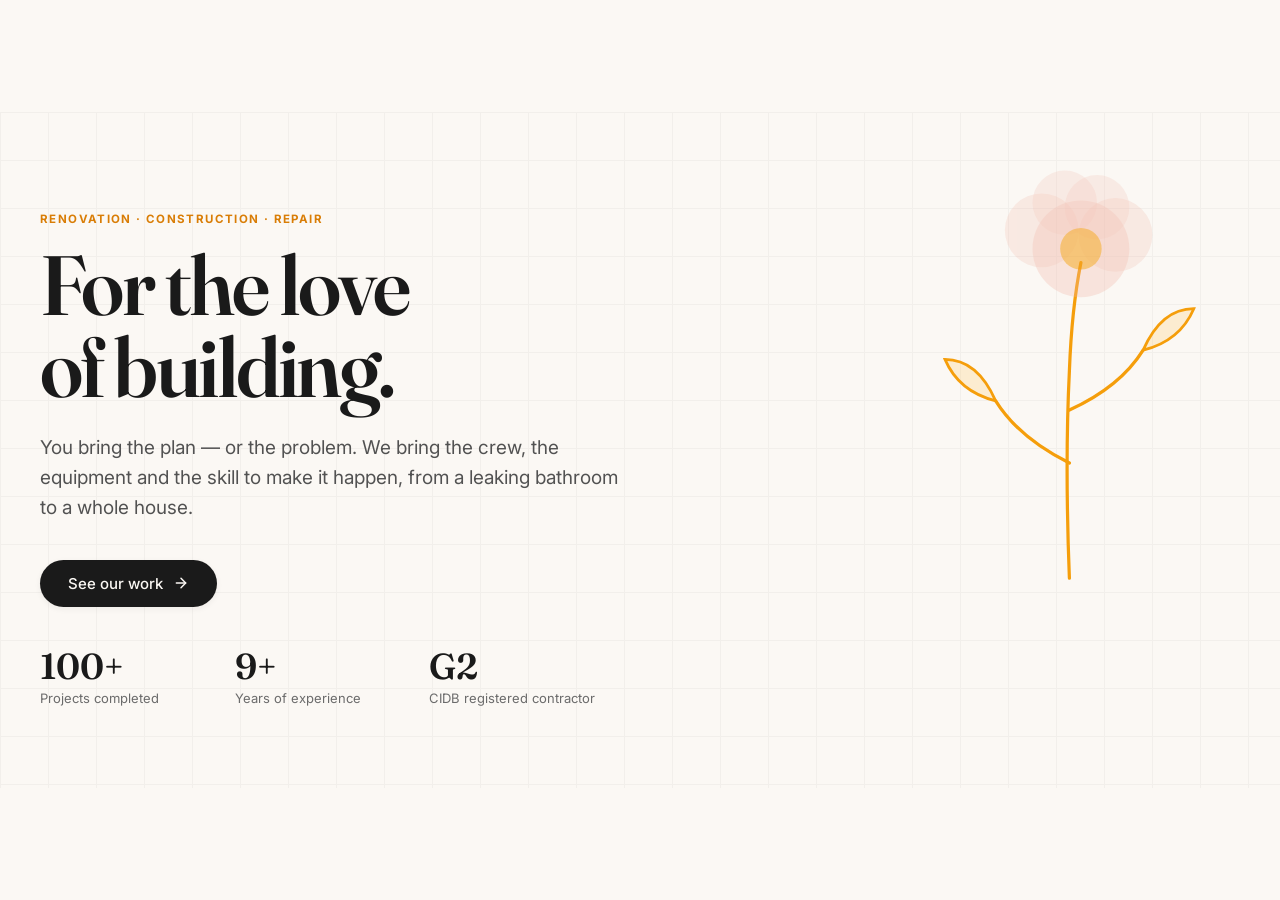
<file: public/prototypes/hero-flower-animation.html>
<!DOCTYPE html>
<html lang="en">
<head>
  <meta charset="UTF-8" />
  <meta name="viewport" content="width=device-width, initial-scale=1.0" />
  <title>Hero Section with Flower Animation</title>
  <link rel="preconnect" href="https://fonts.googleapis.com" />
  <link rel="preconnect" href="https://fonts.gstatic.com" crossorigin />
  <link href="https://fonts.googleapis.com/css2?family=Fraunces:opsz,wght@9..144,500;9..144,600;9..144,700&family=Inter:wght@400;500;600;700&display=swap" rel="stylesheet" />
  <style>
    :root {
      --cream-50: #FBF8F4;
      --cream-100: #F7F2EB;
      --cream-300: #E4D6C0;
      --ink-900: #1A1A1A;
      --ink-600: #525252;
      --ink-500: #6B6B6B;
      --marigold-400: #FFB52E;
      --marigold-500: #F59E0B;
      --marigold-600: #D97D06;
      --blush-petal: #F0B7A8;
    }

    * {
      box-sizing: border-box;
      margin: 0;
      padding: 0;
    }

    body {
      background-color: var(--cream-50);
      color: var(--ink-900);
      font-family: 'Inter', system-ui, sans-serif;
      min-height: 100vh;
      overflow-x: hidden;
      display: flex;
      flex-direction: column;
      justify-content: center;
    }

    .hero {
      position: relative;
      overflow: hidden;
      padding: 100px 24px 80px;
      width: 100%;
    }

    /* Blueprint grid background */
    .hero::before {
      content: '';
      position: absolute;
      inset: 0;
      background-image: 
        linear-gradient(to right, #2B2B2B 1px, transparent 1px),
        linear-gradient(to bottom, #2B2B2B 1px, transparent 1px);
      background-size: 48px 48px;
      opacity: 0.04;
      pointer-events: none;
    }

    .container {
      position: relative;
      max-width: 1200px;
      margin: 0 auto;
      z-index: 10;
    }

    .content {
      max-width: 780px;
    }

    .eyebrow {
      font-size: 11.5px;
      font-weight: 700;
      letter-spacing: 0.12em;
      text-transform: uppercase;
      color: var(--marigold-600);
      animation: fadeIn 0.8s ease-out forwards;
    }

    .headline {
      margin-top: 18px;
      font-family: 'Fraunces', Georgia, serif;
      font-size: clamp(44px, 7vw, 84px);
      font-weight: 600;
      line-height: 0.98;
      letter-spacing: -0.03em;
      color: var(--ink-900);
      animation: fadeUp 0.9s cubic-bezier(0.16, 1, 0.3, 1) forwards;
    }

    .subhead {
      margin-top: 24px;
      max-width: 580px;
      font-size: clamp(16px, 2vw, 19px);
      line-height: 1.6;
      color: var(--ink-600);
      animation: fadeUp 1s cubic-bezier(0.16, 1, 0.3, 1) 0.15s both;
    }

    .cta-row {
      margin-top: 36px;
      animation: fadeUp 1s cubic-bezier(0.16, 1, 0.3, 1) 0.25s both;
    }

    .btn {
      display: inline-flex;
      align-items: center;
      gap: 10px;
      background-color: var(--ink-900);
      color: var(--cream-50);
      text-decoration: none;
      padding: 14px 28px;
      border-radius: 999px;
      font-size: 15px;
      font-weight: 500;
      transition: all 0.3s ease;
      box-shadow: 0 2px 6px rgba(26,26,26,0.06);
    }

    .btn:hover {
      background-color: #2e2e2e;
      transform: translateY(-2px);
      box-shadow: 0 8px 20px rgba(26,26,26,0.12);
    }

    .btn svg {
      transition: transform 0.3s ease;
    }

    .btn:hover svg {
      transform: translateX(4px);
    }

    
.trust-strip {
  margin-top: 24px;
  padding-top: 20px;
  border-top: 1px solid rgba(26, 26, 26, 0.12);
  max-width: 560px;
  animation: fadeUp 1.1s cubic-bezier(0.16, 1, 0.3, 1) 0.4s both;
}
.trust-badges {
  display: flex;
  flex-wrap: wrap;
  align-items: center;
  gap: 8px;
}
.trust-badge {
  display: inline-flex;
  align-items: center;
  border-radius: 9999px;
  border: 1px solid rgba(26, 26, 26, 0.15);
  background: rgba(243, 237, 226, 0.8);
  padding: 2px 10px;
  font-size: 11px;
  font-weight: 500;
  color: var(--ink-800, #222);
}
.trust-note {
  margin-top: 8px;
  font-size: 11.5px;
  color: var(--ink-500, #666);
  line-height: 1.4;
}

.stats {
      margin-top: 40px;
      display: grid;
      grid-template-columns: repeat(3, 1fr);
      gap: 24px;
      max-width: 560px;
      animation: fadeUp 1.1s cubic-bezier(0.16, 1, 0.3, 1) 0.35s both;
    }

    .stat-val {
      font-family: 'Fraunces', Georgia, serif;
      font-size: clamp(26px, 3.5vw, 36px);
      font-weight: 600;
      color: var(--ink-900);
      line-height: 1.1;
    }

    .stat-lbl {
      margin-top: 4px;
      font-size: 13px;
      color: var(--ink-500);
      line-height: 1.35;
    }

    /* ===================================================
       FLOWER SVG & ANIMATION SYSTEM
       =================================================== */
    .flower-wrap {
      position: absolute;
      right: -20px;
      top: 40px;
      width: clamp(320px, 36vw, 480px);
      height: clamp(320px, 36vw, 480px);
      pointer-events: none;
      z-index: 5;
    }

    @media (max-width: 900px) {
      .flower-wrap {
        opacity: 0.45;
        right: -60px;
        top: 80px;
      }
    }

    .flower-svg {
      width: 100%;
      height: 100%;
      overflow: visible;
    }

    /* 1. Stem Drawing Animation */
    .stem-path {
      stroke: var(--marigold-500);
      stroke-width: 1.4;
      stroke-linecap: round;
      stroke-linejoin: round;
      fill: none;
      stroke-dasharray: 400;
      stroke-dashoffset: 400;
      animation: drawStem 2s cubic-bezier(0.4, 0, 0.2, 1) forwards 0.2s;
    }

    /* 2. Leaves Growth */
    .leaf {
      fill: var(--marigold-400);
      fill-opacity: 0.18;
      stroke: var(--marigold-500);
      stroke-width: 1.2;
      opacity: 0;
      transform-origin: 100px 120px;
      animation: sproutLeaf 1.2s cubic-bezier(0.16, 1, 0.3, 1) forwards 1s;
    }
    .leaf-2 {
      transform-origin: 100px 105px;
      animation-delay: 1.2s;
    }

    /* 3. Petals Blooming Animation */
    .flower-head {
      transform-origin: 105px 42px;
      animation: bloomPetals 1.8s cubic-bezier(0.16, 1, 0.3, 1) forwards 1.3s,
                 gentleSway 8s ease-in-out infinite alternate 3.1s;
    }

    .petal {
      fill: var(--blush-petal);
      fill-opacity: 0.42;
      transform-origin: 105px 42px;
      transition: fill 0.3s;
    }

    .petal-center {
      fill: var(--marigold-500);
      fill-opacity: 0.65;
    }

    /* Keyframes */
    @keyframes drawStem {
      to {
        stroke-dashoffset: 0;
      }
    }

    @keyframes sproutLeaf {
      0% {
        opacity: 0;
        transform: scale(0.3) rotate(-15deg);
      }
      100% {
        opacity: 1;
        transform: scale(1) rotate(0deg);
      }
    }

    @keyframes bloomPetals {
      0% {
        opacity: 0;
        transform: scale(0.2) rotate(-25deg);
      }
      70% {
        opacity: 0.85;
        transform: scale(1.08) rotate(3deg);
      }
      100% {
        opacity: 0.75;
        transform: scale(1) rotate(0deg);
      }
    }

    @keyframes gentleSway {
      0% {
        transform: rotate(0deg) translateY(0);
      }
      50% {
        transform: rotate(2.5deg) translateY(-3px);
      }
      100% {
        transform: rotate(-1.5deg) translateY(2px);
      }
    }

    @keyframes fadeIn {
      from { opacity: 0; }
      to { opacity: 1; }
    }

    @keyframes fadeUp {
      from {
        opacity: 0;
        transform: translateY(22px);
      }
      to {
        opacity: 1;
        transform: translateY(0);
      }
    }
  </style>
</head>
<body>

  <section class="hero">
    
    <!-- FLOWER ANIMATION SVG -->
    <div class="flower-wrap" aria-hidden="true">
      <svg class="flower-svg" viewBox="0 0 200 200" fill="none">
        <!-- Stem & Branches (Draws smoothly) -->
        <g class="stem-group">
          <path class="stem-path" d="M100 185 Q98 135 100 95 Q101 68 105 48" />
          <path class="stem-path" d="M100 135 Q78 124 68 108" style="animation-delay: 0.7s;" />
          <path class="stem-path" d="M100 112 Q122 102 132 86" style="animation-delay: 0.9s;" />
        </g>

        <!-- Leaves -->
        <g>
          <path class="leaf" d="M68 108 Q52 104 46 90 Q60 90 68 108 Z" />
          <path class="leaf leaf-2" d="M132 86 Q148 82 154 68 Q140 68 132 86 Z" />
        </g>

        <!-- Flower Head (Petals bloom and sway) -->
        <g class="flower-head">
          <circle class="petal" cx="105" cy="42" r="21" />
          <circle class="petal" cx="88" cy="34" r="16" style="fill-opacity: 0.32;" />
          <circle class="petal" cx="120" cy="36" r="16" style="fill-opacity: 0.32;" />
          <circle class="petal" cx="98" cy="22" r="14" style="fill-opacity: 0.28;" />
          <circle class="petal" cx="112" cy="24" r="14" style="fill-opacity: 0.28;" />
          <circle class="petal-center" cx="105" cy="42" r="9" />
        </g>
      </svg>
    </div>

    <!-- MAIN HERO CONTENT -->
    <div class="container">
      <div class="content">
        <p class="eyebrow">Renovation · Construction · Repair</p>

        <h1 class="headline">
          For the love<br />of building.
        </h1>

        <p class="subhead">
          You bring the plan — or the problem. We bring the crew, the equipment and the skill to make it happen, from a leaking bathroom to a whole house.
        </p>

        <div class="cta-row">
          <a href="#our-work" class="btn">
            <span>See our work</span>
            <svg width="16" height="16" viewBox="0 0 24 24" fill="none" stroke="currentColor" stroke-width="2.2" stroke-linecap="round" stroke-linejoin="round">
              <path d="M5 12h14"></path>
              <path d="m12 5 7 7-7 7"></path>
            </svg>
          </a>
        </div>

        <div class="stats">
          <div>
            <div class="stat-val">100+</div>
            <div class="stat-lbl">Projects completed</div>
          </div>
          <div>
            <div class="stat-val">9+</div>
            <div class="stat-lbl">Years of experience</div>
          </div>
          <div>
            <div class="stat-val">G2</div>
            <div class="stat-lbl">CIDB registered contractor</div>
          </div>
        </div>
      </div>
    </div>

  </section>

</body>
</html>
</file>
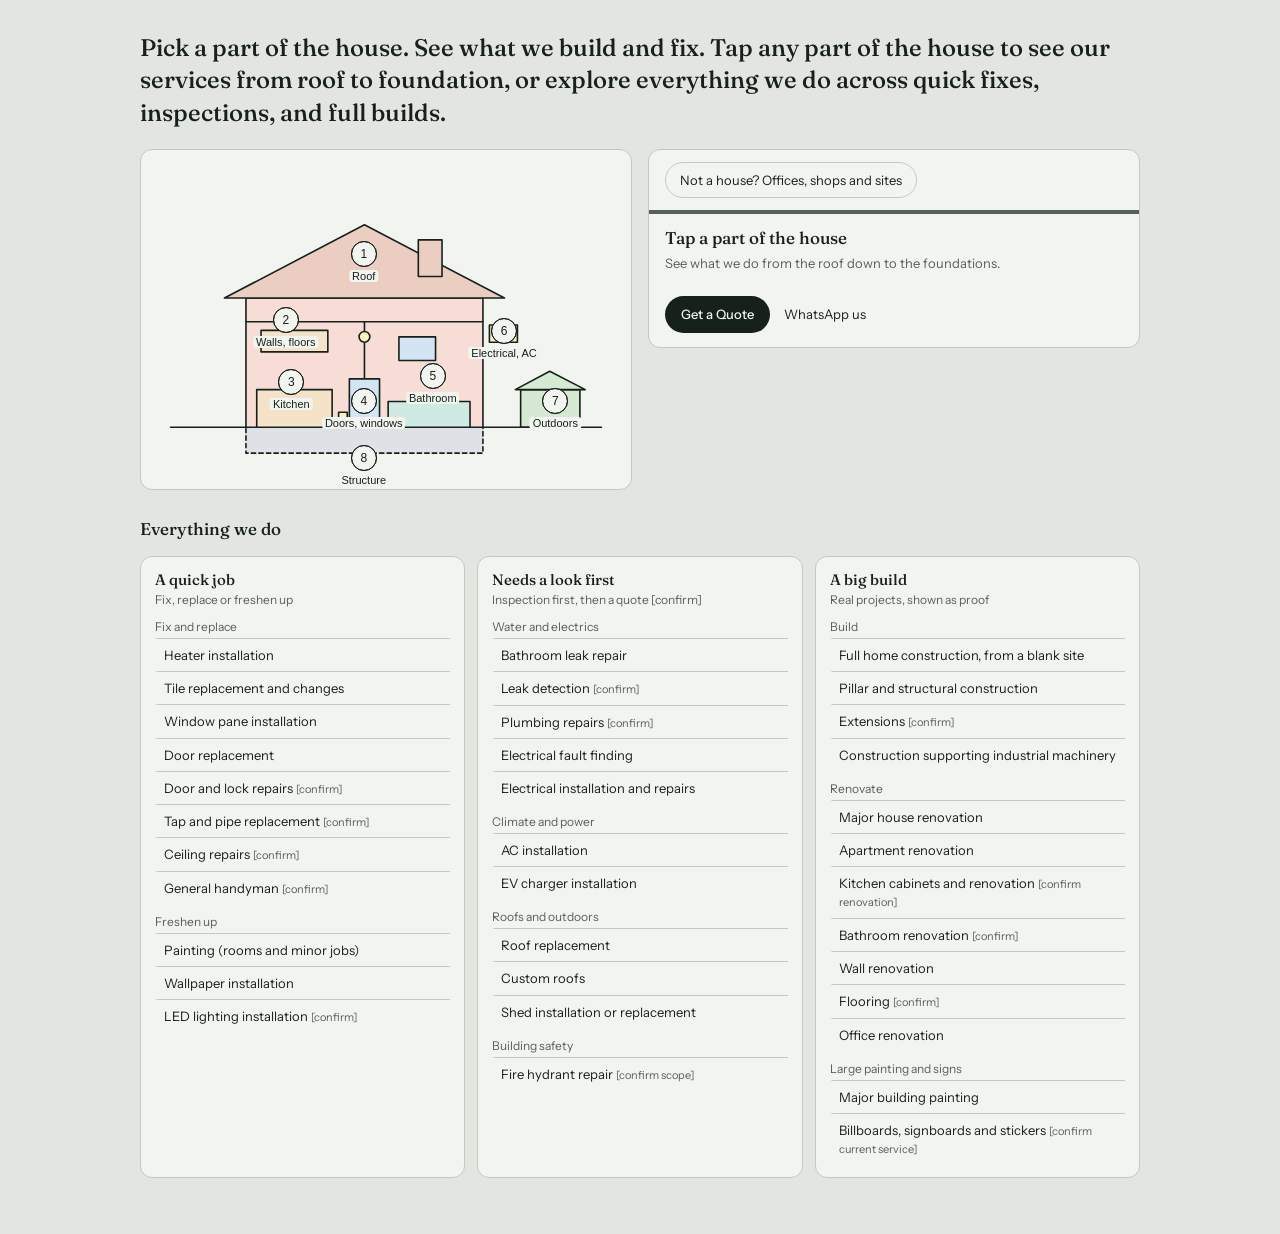
<file: public/prototypes/what-we-do-house-picker.html>
<!DOCTYPE html>
<html lang="en">
<head>
<meta charset="utf-8">
<meta name="viewport" content="width=device-width, initial-scale=1">
<title>What we do: house picker wireframe</title>
<link rel="preconnect" href="https://fonts.googleapis.com">
<link rel="preconnect" href="https://fonts.gstatic.com" crossorigin>
<link href="https://fonts.googleapis.com/css2?family=Fraunces:opsz,wght@9..144,500;9..144,700&family=Instrument+Sans:wght@400;500;600&display=swap" rel="stylesheet">
<style>
:root{
  --t:#17211C;
  --border:#C3C9C0;
  --surface-1:#E3E6E0;
  --surface-2:#F2F4EF;
  --text-secondary:#55625A;
}
@media (prefers-color-scheme: dark){
  :root{
    --t:#E8ECE6;
    --border:#2E3933;
    --surface-1:#121815;
    --surface-2:#1A221E;
    --text-secondary:#9AA79F;
  }
}
*{box-sizing:border-box}
html{background:var(--surface-1);color:var(--t)}
body{margin:0;padding:32px 20px 56px;font-family:"Instrument Sans",system-ui,-apple-system,"Segoe UI",sans-serif;font-size:14px;line-height:1.4}
main{max-width:1000px;margin:0 auto}
h2,h3{font-family:"Fraunces",Georgia,serif}
.sr-only{position:absolute;width:1px;height:1px;overflow:hidden;clip:rect(0 0 0 0)}
.w{display:grid;grid-template-columns:repeat(auto-fit,minmax(310px,1fr));gap:16px;align-items:start}
.hs{position:relative;border:0.5px solid var(--border);border-radius:12px;background:var(--surface-2);padding:8px;transition:filter .3s,opacity .3s}
.hs svg{width:100%;display:block}
.hs g[data-part]{cursor:pointer;fill:var(--p);transition:fill .25s,opacity .25s}
.hs g[data-part].on{fill:var(--c)}
.w.h .hs g[data-part]:not(.on){opacity:.28;filter:grayscale(1)}
.w.n .hs{filter:grayscale(1);opacity:.4}
.deco{pointer-events:none}
.pt{position:absolute;width:44px;height:44px;margin:-22px 0 0 -22px;border:0;background:transparent;cursor:pointer;padding:0}
.pt span.n{position:absolute;inset:9px;border-radius:50%;background:var(--surface-2);border:1.5px solid var(--t);display:flex;align-items:center;justify-content:center;font-size:12px;font-weight:500;color:var(--t);transition:background .25s}
.pt.on span.n{background:var(--c);border-color:var(--c);color:#fff}
.pt i{position:absolute;top:38px;left:50%;transform:translateX(-50%);font-style:normal;font-size:11px;white-space:nowrap;background:var(--surface-2);padding:0 3px;border-radius:3px;color:var(--t)}
.pt:focus-visible span.n{outline:2px solid #378ADD;outline-offset:2px}
.hint .pt span.n::after{content:'';position:absolute;inset:-1px;border-radius:50%;border:1.5px solid var(--t);animation:pl 2s ease-out infinite}
@keyframes pl{0%{transform:scale(1);opacity:.6}100%{transform:scale(1.8);opacity:0}}
.pn{border:0.5px solid var(--border);border-radius:12px;padding:0 0 14px;background:var(--surface-2);overflow:hidden}
.chip{border:0.5px solid var(--border);background:transparent;border-radius:999px;padding:8px 14px;font:inherit;font-size:13px;cursor:pointer;margin:12px 16px 0;color:var(--t);min-height:36px}
.chip.on{background:#3F6FA8;color:#fff;border-color:#3F6FA8}
.band{margin:12px 0 0;padding:12px 16px;border-top:4px solid var(--bc,#999);background:var(--bt,transparent)}
.band h3{margin:0;font-size:17px;font-weight:500}
.band p{margin:4px 0 0;font-size:13px;color:var(--text-secondary)}
.pl{padding:4px 16px 0}
.pi{padding:8px 0;border-top:0.5px solid var(--border);font-size:14px}
.pi:first-child{border-top:0}
.pi small{color:var(--text-secondary);font-size:12px}
.of{padding:9px 10px;border-top:0.5px solid var(--border);border-left:3px solid transparent}
.of:first-child{border-top:0}
.of b{display:block;font-weight:500;font-size:14px}
.of span{font-size:13px;color:var(--text-secondary)}
.of.fo{background:rgba(63,111,168,.14);border-left-color:#3F6FA8}
.of.fo b{font-size:15px}
.act{display:flex;gap:14px;align-items:center;margin:12px 16px 0;font-size:13px}
.act b{background:var(--t);color:var(--surface-2);border-radius:999px;padding:9px 16px;font-weight:500}
.bar{display:flex;justify-content:space-between;align-items:center;gap:10px;margin:22px 0 10px;min-height:34px}
.bar h2{margin:0;font-size:17px;font-weight:500}
.bar button{border:0.5px solid var(--border);background:transparent;border-radius:999px;padding:6px 12px;font:inherit;font-size:12px;cursor:pointer;color:var(--t);min-height:32px}
.fr{display:grid;grid-template-columns:repeat(auto-fit,minmax(250px,1fr));gap:12px}
.f{border:0.5px solid var(--border);border-radius:12px;background:var(--surface-2);padding:12px 14px}
.f h3{margin:0;font-size:15px;font-weight:500}
.f .sb{font-size:12px;color:var(--text-secondary);margin:2px 0 6px}
.gl{font-size:12px;color:var(--text-secondary);margin:10px 0 2px}
.r{padding:7px 6px;border-top:0.5px solid var(--border);font-size:13px;border-left:3px solid transparent}
.r small{color:var(--text-secondary);font-size:11px}
.r.dim{opacity:.5}
.r.hit{font-weight:500}
@media (prefers-reduced-motion:reduce){.hint .pt span.n::after{display:none}*{transition:none!important}}
</style>
</head>
<body>
<main>
<h2 style="font-family: Fraunces, Georgia, serif; font-size: 24px; font-weight: 500; line-height: 1.35; margin: 0 0 20px; color: var(--t);">Pick a part of the house. See what we build and fix. Tap any part of the house to see our services from roof to foundation, or explore everything we do across quick fixes, inspections, and full builds.</h2>
<div class="w hint" id="w">
<div class="hs" id="hs">
<svg viewBox="0 0 440 300" role="img" aria-label="Coloured line drawing of a house with eight tappable parts" stroke="var(--t)" stroke-width="1.5" stroke-linejoin="round" stroke-linecap="round">
<g data-part="base" style="--c:#7B8794;--p:#DEE2E7"><rect x="90" y="250" width="220" height="24" stroke-dasharray="4 3"/></g>
<g data-part="inside" style="--c:#E58F7F;--p:#F7DDD6"><rect x="90" y="130" width="220" height="120"/></g>
<line class="deco" x1="90" y1="152" x2="310" y2="152" fill="none"/>
<line class="deco" x1="200" y1="152" x2="200" y2="205" fill="none"/>
<g data-part="roof" style="--c:#A9573F;--p:#EBCDC2"><polygon points="70,130 200,62 330,130"/><rect x="250" y="76" width="22" height="34"/></g>
<g data-part="kitchen" style="--c:#D9A25F;--p:#F4E3C8"><rect x="100" y="215" width="70" height="35"/><rect x="104" y="160" width="62" height="20"/></g>
<g data-part="doors" style="--c:#4C8FCC;--p:#D3E4F4"><rect x="186" y="205" width="28" height="45"/><rect x="232" y="166" width="34" height="22"/></g>
<g data-part="bath" style="--c:#2FA08A;--p:#CFEAE3"><rect x="222" y="226" width="76" height="24"/></g>
<g data-part="elec" style="--c:#F2C230;--p:#FBF1C2"><rect x="316" y="155" width="26" height="16"/><circle cx="200" cy="166" r="5"/><rect x="176" y="236" width="8" height="8"/></g>
<g data-part="out" style="--c:#5E9E5A;--p:#D6E9D2"><rect x="345" y="215" width="55" height="35"/><polygon points="340,215 372,198 405,215"/></g>
<line class="deco" x1="20" y1="250" x2="90" y2="250" fill="none"/>
<line class="deco" x1="310" y1="250" x2="420" y2="250" fill="none"/>
</svg></div>
<div class="pn">
<button class="chip" id="ng" type="button">Not a house? Offices, shops and sites</button>
<div id="pc"></div>
<div class="act"><b>Get a Quote</b><span>WhatsApp us</span></div>
</div>
</div>
<div class="bar"><h2 id="bt">Everything we do</h2><button type="button" id="clr">Show all</button></div>
<div class="fr" id="fr"></div>
</main>
<script>
const C={roof:['#A9573F','Roof'],inside:['#E58F7F','Walls, floors and ceilings'],kitchen:['#D9A25F','Kitchen'],doors:['#4C8FCC','Doors and windows'],bath:['#2FA08A','Bathroom'],elec:['#F2C230','Electrical and climate'],out:['#5E9E5A','Outdoors'],base:['#7B8794','Structure and foundation'],non:['#3F6FA8','Not a house']};
const T={q:['A quick job','Fix, replace or freshen up'],l:['Needs a look first','Inspection first, then a quote [confirm]'],b:['A big build','Real projects, shown as proof']};
const S=[
['q','Fix and replace','Heater installation',['elec'],''],
['q','Fix and replace','Tile replacement and changes',['inside','bath','kitchen'],''],
['q','Fix and replace','Window pane installation',['doors'],''],
['q','Fix and replace','Door replacement',['doors'],''],
['q','Fix and replace','Door and lock repairs',['doors'],'[confirm]'],
['q','Fix and replace','Tap and pipe replacement',['bath','kitchen'],'[confirm]'],
['q','Fix and replace','Ceiling repairs',['inside'],'[confirm]'],
['q','Fix and replace','General handyman',['inside','kitchen','doors','bath','elec','out'],'[confirm]'],
['q','Freshen up','Painting (rooms and minor jobs)',['inside'],''],
['q','Freshen up','Wallpaper installation',['inside'],''],
['q','Freshen up','LED lighting installation',['elec','inside'],'[confirm]'],
['l','Water and electrics','Bathroom leak repair',['bath'],''],
['l','Water and electrics','Leak detection',['bath','kitchen','inside'],'[confirm]'],
['l','Water and electrics','Plumbing repairs',['bath','kitchen'],'[confirm]'],
['l','Water and electrics','Electrical fault finding',['elec'],''],
['l','Water and electrics','Electrical installation and repairs',['elec'],''],
['l','Climate and power','AC installation',['elec'],''],
['l','Climate and power','EV charger installation',['elec','out'],''],
['l','Roofs and outdoors','Roof replacement',['roof'],''],
['l','Roofs and outdoors','Custom roofs',['roof'],''],
['l','Roofs and outdoors','Shed installation or replacement',['out'],''],
['l','Building safety','Fire hydrant repair',['out','non'],'[confirm scope]'],
['b','Build','Full home construction, from a blank site',['base','roof'],''],
['b','Build','Pillar and structural construction',['base'],''],
['b','Build','Extensions',['base','roof'],'[confirm]'],
['b','Build','Construction supporting industrial machinery',['non'],''],
['b','Renovate','Major house renovation',['inside','kitchen','bath','doors','roof'],''],
['b','Renovate','Apartment renovation',['inside','kitchen','bath','doors'],''],
['b','Renovate','Kitchen cabinets and renovation',['kitchen'],'[confirm renovation]'],
['b','Renovate','Bathroom renovation',['bath'],'[confirm]'],
['b','Renovate','Wall renovation',['inside'],''],
['b','Renovate','Flooring',['inside'],'[confirm]'],
['b','Renovate','Office renovation',['non'],''],
['b','Large painting and signs','Major building painting',['non'],''],
['b','Large painting and signs','Billboards, signboards and stickers',['non'],'[confirm current service]']];
const OFF=[
['Office renovation','A workspace your team will actually want to walk into.','',1],
['Major building painting','A fresh face for the whole building.','',0],
['Industrial groundwork','We build the base your machines stand on.','',0],
['Signs and billboards','Signs that make your shopfront impossible to miss.','[confirm current service]',0],
['Fire hydrant repair','Safety equipment kept in working order.','[confirm scope]',0]];
const w=document.getElementById('w'),hs=document.getElementById('hs'),pc=document.getElementById('pc'),fr=document.getElementById('fr'),bt=document.getElementById('bt'),clr=document.getElementById('clr'),ng=document.getElementById('ng');
let sel=null;
const P=[['roof',200,92,'Roof'],['inside',130,150,'Walls, floors'],['kitchen',135,205,'Kitchen'],['doors',200,222,'Doors, windows'],['bath',262,200,'Bathroom'],['elec',326,160,'Electrical, AC'],['out',372,222,'Outdoors'],['base',200,272,'Structure']];
const btns=[];
P.forEach((p,i)=>{const b=document.createElement('button');b.type='button';b.className='pt';
b.style.left=(p[1]/440*100)+'%';b.style.top=(p[2]/300*100)+'%';b.style.setProperty('--c',C[p[0]][0]);
b.setAttribute('aria-label',C[p[0]][1]);b.innerHTML='<span class="n">'+(i+1)+'</span><i>'+p[3]+'</i>';
b.onclick=e=>{e.stopPropagation();pick(p[0])};hs.appendChild(b);btns.push([p[0],b]);});
function pick(k){sel=(sel===k)?null:k;render()}
function reset(){sel=null;render()}
ng.onclick=()=>pick('non');
clr.onclick=reset;
hs.addEventListener('click',e=>{
const g=e.target.closest('[data-part]');
if(g){pick(g.dataset.part);return}
if(!e.target.closest('.pt'))reset()});
document.addEventListener('keydown',e=>{if(e.key==='Escape')reset()});
function fl(s){return s[4]?' <small>'+s[4]+'</small>':''}
function panel(){
if(!sel)return '<div class="band" style="--bc:var(--text-secondary)"><h3>Tap a part of the house</h3><p>See what we do from the roof down to the foundations.</p></div>';
const col=C[sel][0];
if(sel==='non'){
let h='<div class="band" style="--bc:'+col+';--bt:'+col+'26"><h3>Not a house? We build for business too.</h3><p>Offices, shopfronts and industrial sites, built by our own crew with our own equipment.</p></div><div class="pl">';
OFF.forEach(o=>{h+='<div class="of'+(o[3]?' fo':'')+'"><b>'+o[0]+(o[2]?' <small style="font-weight:400;color:var(--text-secondary)">'+o[2]+'</small>':'')+'</b><span>'+o[1]+'</span></div>'});
return h+'</div><p style="margin:10px 16px 0;font-size:13px;color:var(--text-secondary)">Tell us about your space.</p>'}
let h='<div class="band" style="--bc:'+col+';--bt:'+col+'26"><h3>'+C[sel][1]+'</h3></div><div class="pl">';
S.filter(s=>s[3].includes(sel)).forEach(s=>{h+='<div class="pi">'+s[2]+fl(s)+'</div>'});
return h+'</div>'}
function row(s,hit,dim){
const col=sel==='non'?'#3F6FA8':(sel?C[sel][0]:'');
return '<div class="r'+(dim?' dim':'')+(hit?' hit':'')+'"'+(hit?' style="background:'+col+'26;border-left-color:'+col+'"':'')+'>'+s[2]+fl(s)+'</div>'}
function frames(){
let h='';
['q','l','b'].forEach(t=>{
const all=S.filter(s=>s[0]===t);
h+='<div class="f"><h3>'+T[t][0]+'</h3><div class="sb">'+T[t][1]+'</div>';
if(!sel){let g='';all.forEach(s=>{if(s[1]!==g){g=s[1];h+='<div class="gl">'+g+'</div>'}h+=row(s,false,false)})}
else{
const m=all.filter(s=>s[3].includes(sel)),o=all.filter(s=>!s[3].includes(sel));
m.forEach(s=>h+=row(s,true,false));
if(!m.length)h+='<div class="r dim"><small>Nothing here for this part</small></div>';
if(o.length){h+='<div class="gl">Also in this track</div>';o.forEach(s=>h+=row(s,false,true))}}
h+='</div>'});
fr.innerHTML=h}
function render(){
w.classList.remove('hint');
w.classList.toggle('h',!!sel&&sel!=='non');
w.classList.toggle('n',sel==='non');
hs.querySelectorAll('g[data-part]').forEach(g=>g.classList.toggle('on',g.dataset.part===sel));
btns.forEach(x=>x[1].classList.toggle('on',x[0]===sel));
ng.classList.toggle('on',sel==='non');
pc.innerHTML=panel();
bt.textContent=sel?('Sorted for: '+C[sel][1]):'Everything we do';
clr.style.visibility=sel?'visible':'hidden';
frames()}
render();w.classList.add('hint');
</script>
</body>
</html>
</file>
